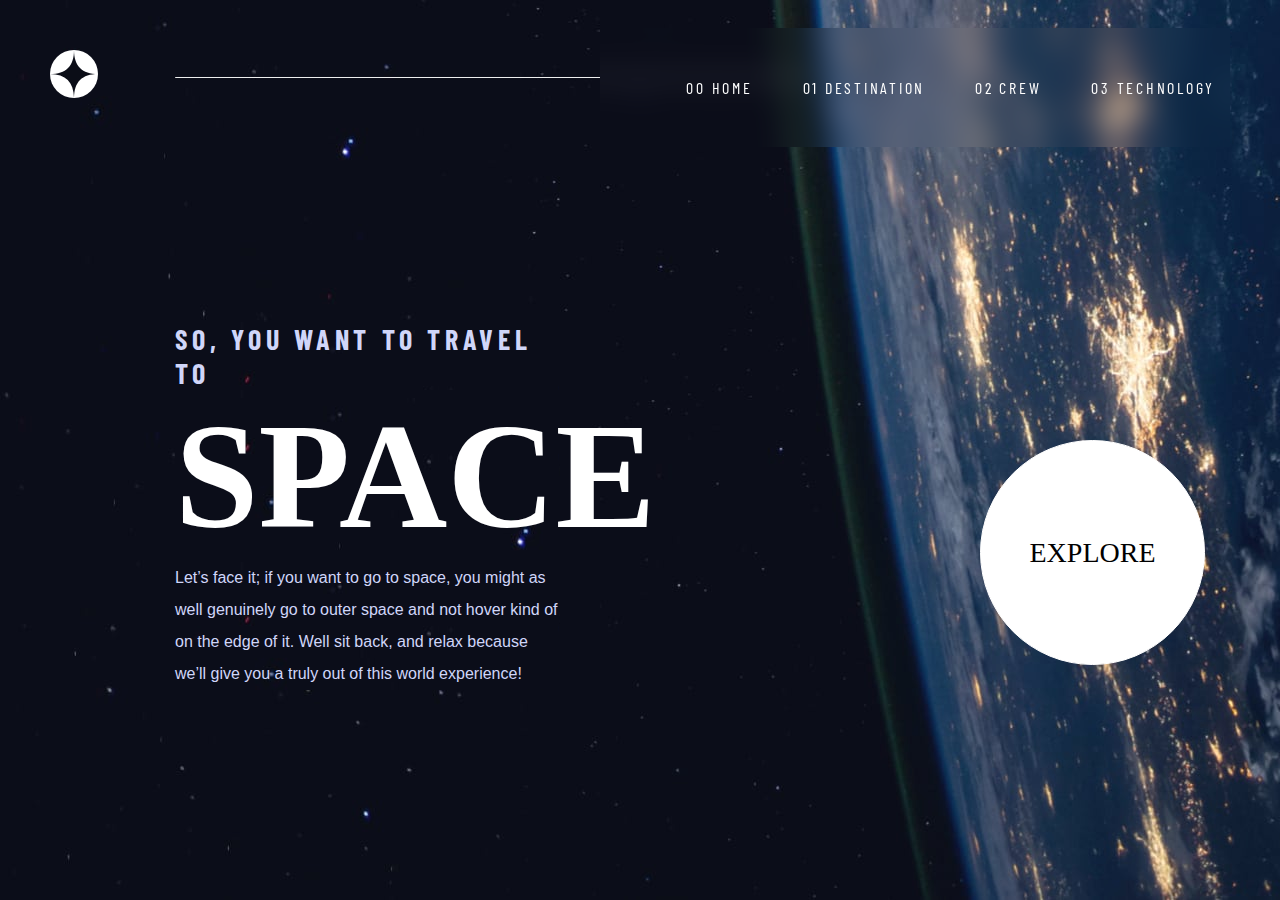
<file: index.html>
<!DOCTYPE html>
<html lang="en">
<head>
  <meta charset="UTF-8">
  <meta name="viewport" content="width=device-width, initial-scale=1.0">

  <link rel="icon" type="image/png" sizes="32x32" href="/img/spacechallenge-favicon.svg">
  <link rel="stylesheet" href="styles.css">
  <link href="https://fonts.googleapis.com/css2?family=Barlow+Condensed:ital@1&display=swap" rel="stylesheet">
  <link rel="preconnect" href="https://fonts.googleapis.com">
  
  <title>Space Challenge Homepage</title>
</head>
<body>
  
  <header><img src="/img/logo.svg" alt="space-logo" class="logo"></header>
  <hr>
  
  <nav>
    <ul class="nav-text">
      <li class="home"><a href="index.html">00 Home</a></li>
      <li class="dest"><a href="dest.html">01 Destination</a></li>
      <li class="crew"><a href="crew.html">02 Crew</a></li>
      <li class="tech"><a href="tech.html">03 Technology</a></li>
    </ul>
  </nav>

  <div class="home-text-block">
    <h5>So, you want to travel to</h5>

    <h1>Space</h1>

    <p class="subhead2">Let’s face it; if you want to go to space, you might as well genuinely go to 
    outer space and not hover kind of on the edge of it. Well sit back, and relax 
    because we’ll give you a truly out of this world experience!
    </p>
  </div>

  <div class="white-button">
  <button>Explore</button>
  </div>
  
</body>
</html>
</file>
<file: styles.css>
* {
    margin: 0;
    padding: 0;
    box-sizing: border-box;
    background-image: url(/img/background-home-desktop.jpg);
}

.header {
    width: 100%;
    height: 25vh;  
    display: flex;
    justify-content: start;
    align-items: flex-start;
  }

.logo {
    margin: 50px 0px -25px 50px;
  }

hr {
      width: 50%;
      margin-left: 175px;
      border-top:  0px solid #fff;
      z-index: 1;
  }

nav {
    -webkit-backdrop-filter: blur(15px);
    backdrop-filter: blur(15px);
    background: transparent;
    z-index: -500;
    margin: -50px 50px 0px 600px;
    padding: 50px 15px 50px 25px;
    
}

.nav-text {
    font-family: 'Barlow Condensed', sans-serif;
    font-size: 1rem;
    letter-spacing: 2.75px;
    text-transform: uppercase;
    color: #fff;
    list-style-type: none;
    display: flex;
    flex:  0 1 auto;
    flex-direction: row;
    justify-content: safe flex-end;
    align-items: center;
    gap: 50px;
    #margin: 50px;
    background: none;
    
}

.home {
    background: none !important;
    
}

.dest {
    background: none !important;
}

.crew {
    background: none !important;
}

.tech {
    background: none !important;
}

li a {
    text-decoration: none;
    color: #fff;
    background: none;
    text-decoration-thickness: 50%;
}

li a:hover {
    text-decoration-color: gray;
    
}

.home:hover {
    text-decoration: underline;
    
}

.dest:hover {
    text-decoration: underline;
    color: gray;
}

.crew:hover {
    text-decoration: underline;
    color: gray;
}


.tech:hover {
    text-decoration: underline;
    color: gray;
}

.home-text-block {
    width: 30%;
    margin: 175px;
    
}

h1 {
    font-family: 'Bellefair', serif;
    font-size: 150px;
    text-transform: uppercase;
    color: #fff;
}

h5 {
    font-family: 'Barlow Condensed', sans-serif;
    font-size: 28px;
    letter-spacing: 4.75px;
    text-transform: uppercase;
    color: #d0d6f9;
}

p {
    color: #fff;
    font-family: sans-serif;
    line-height: 2rem;
    color: #d0d6f9;
}

button {
    background: #fff;
    border-radius: 50%;
    height: 225px;
    width: 225px;
    border: 1px solid #fff;
    font-family: 'Bellefair', serif;
    font-size: 28px;
    text-transform: uppercase;
}

.white-button {
    display: flex;
    justify-content: flex-end;
    margin-right: 75px;
    margin-top: -425px;
    background: none;

}

button:hover {
    #border-radius: 50%;
    box-shadow: 0px 0px 1px  50px gray;
    
}
</file>
